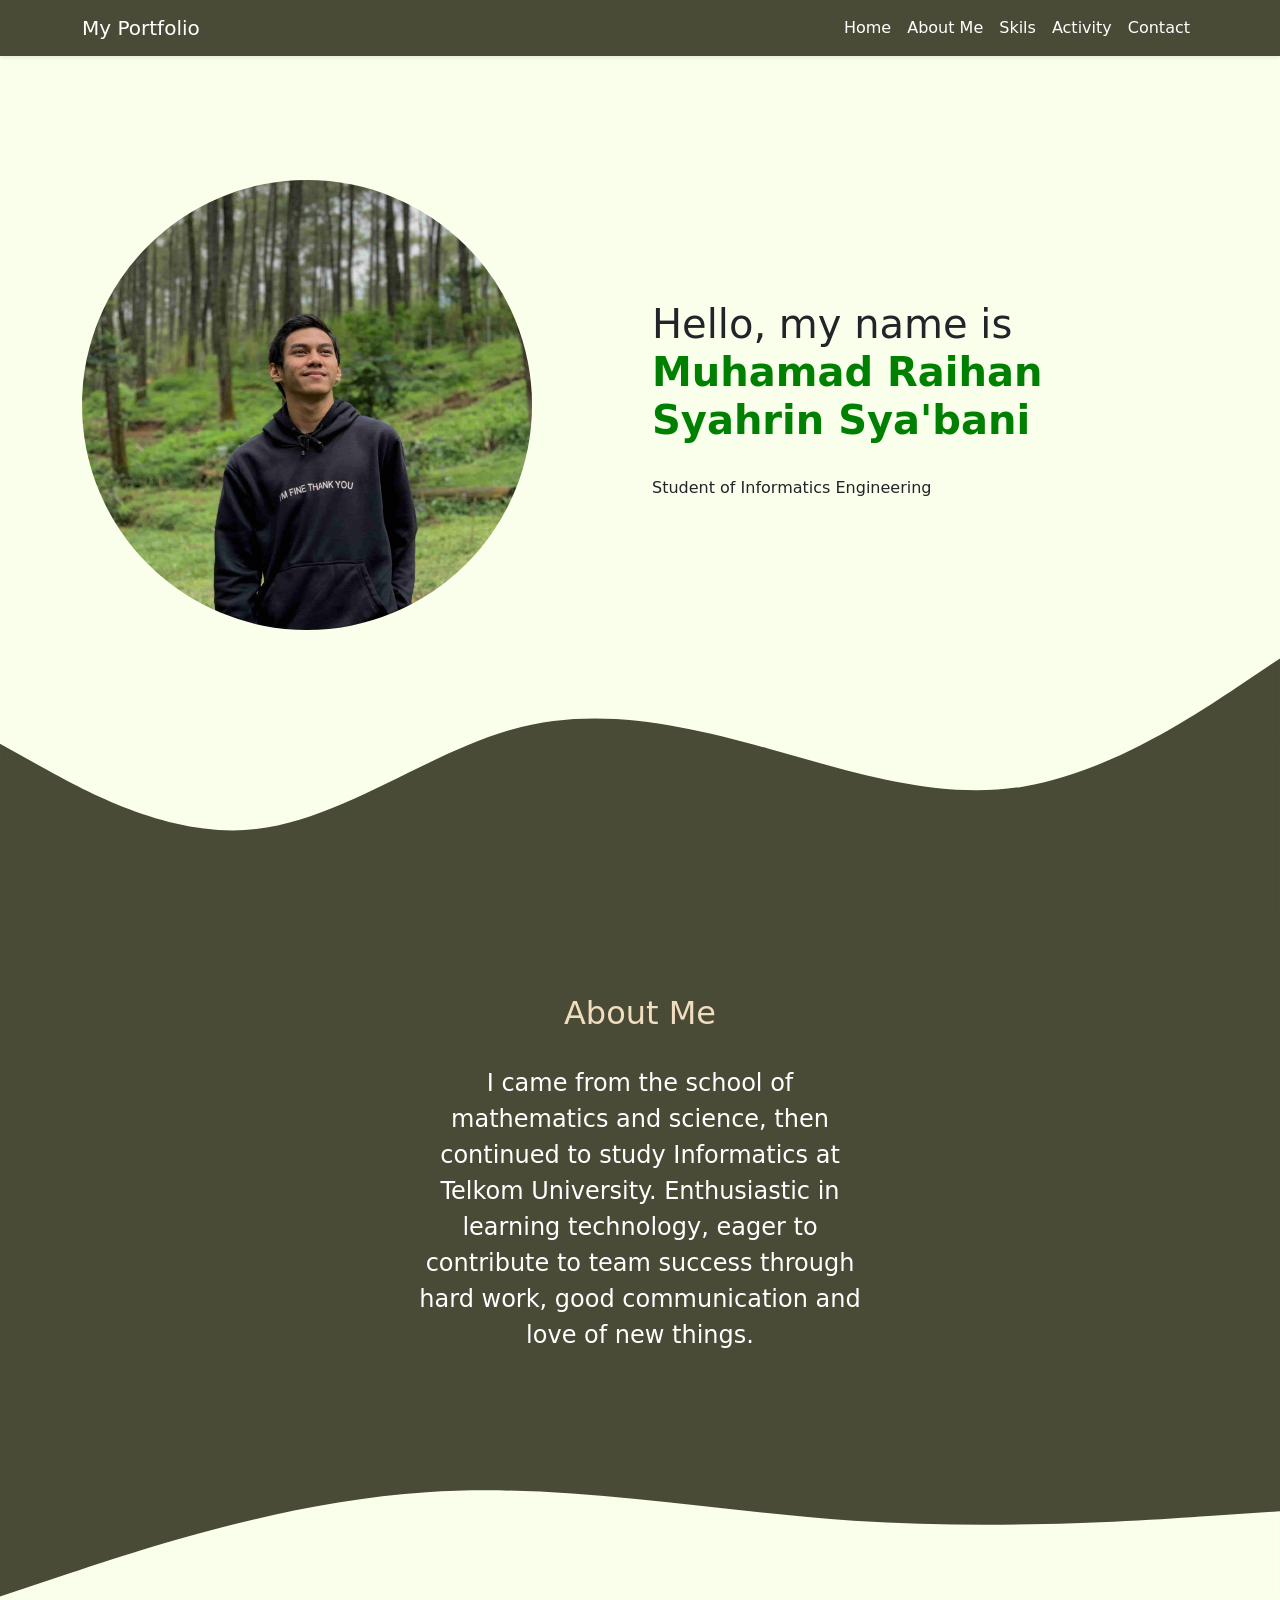
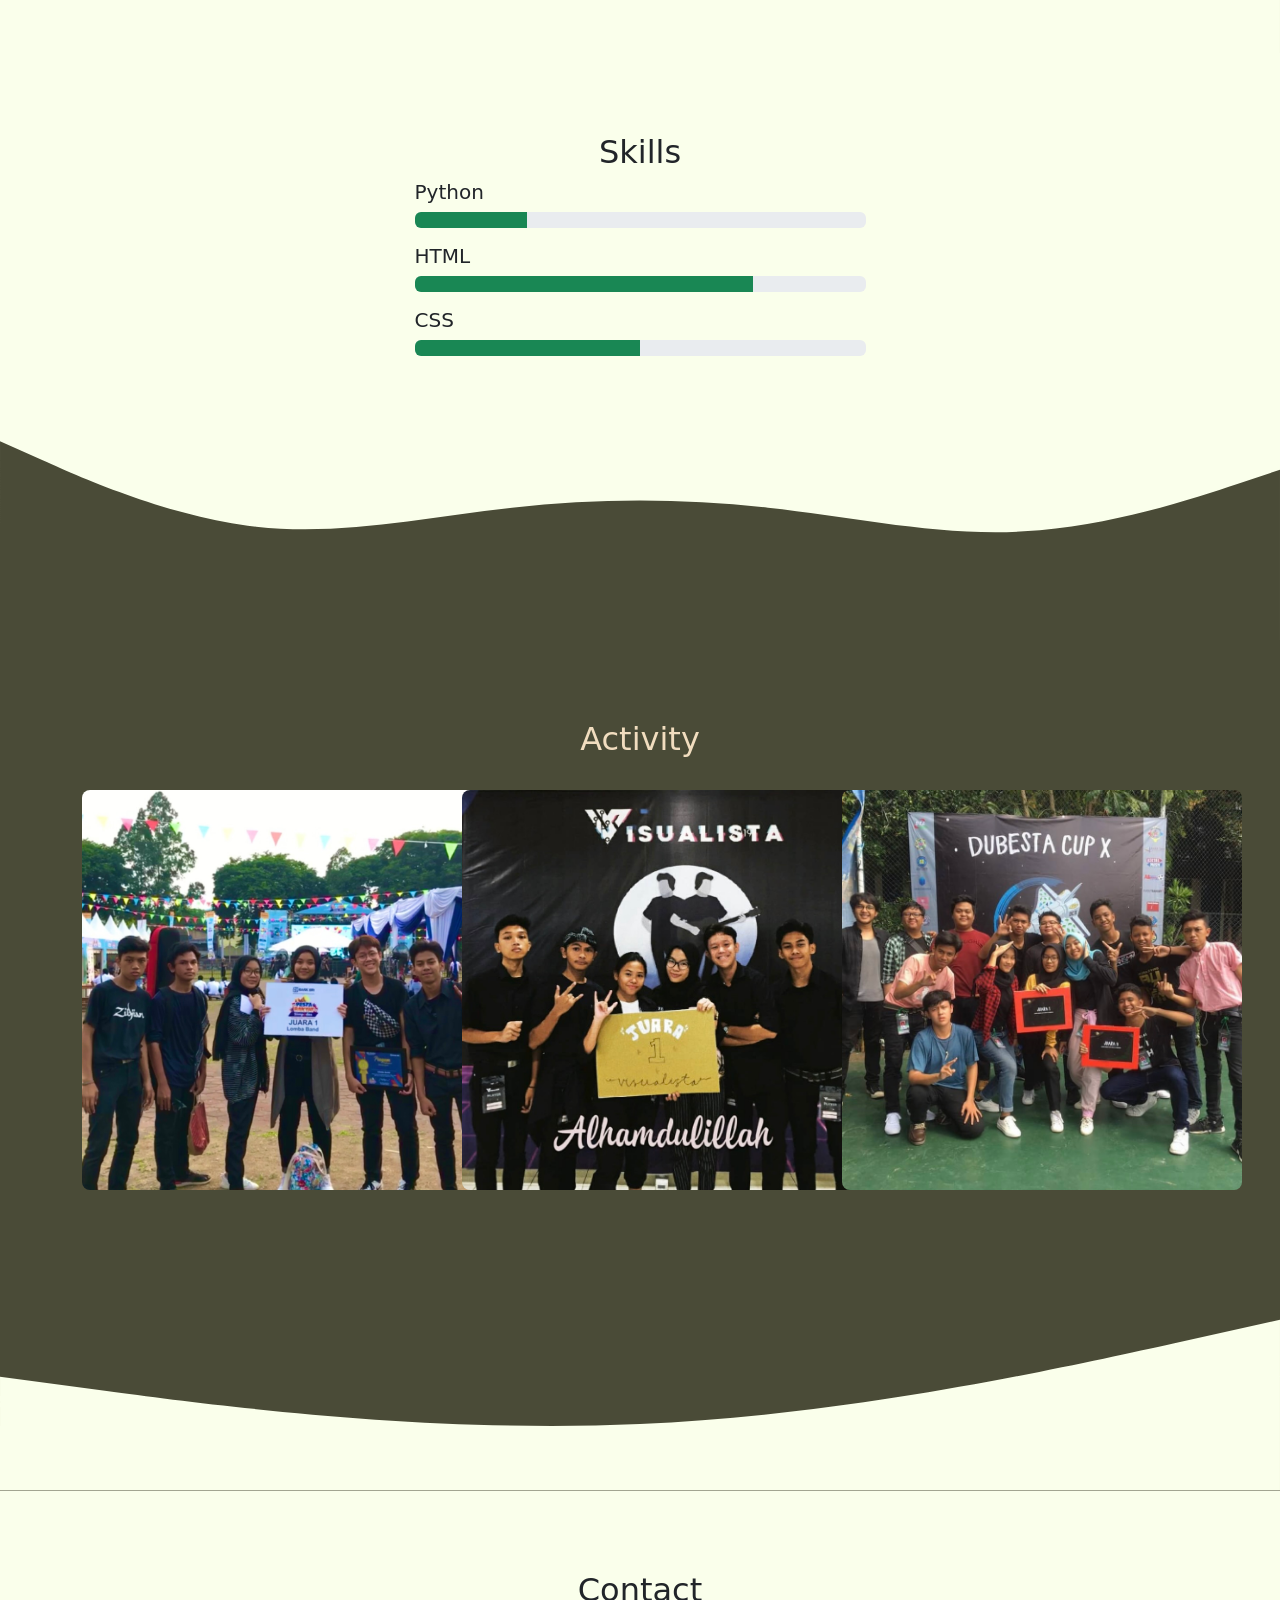
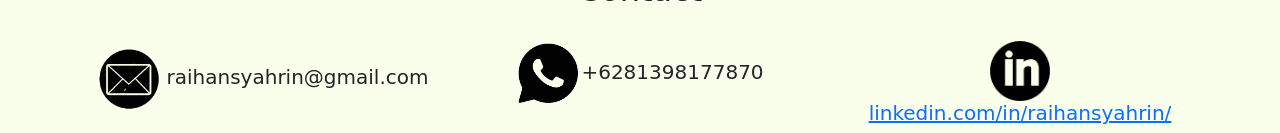
<file: Portfolio/index.html>
<!DOCTYPE html>
<html lang="en">
  <head>
    <meta charset="utf-8" />
    <meta name="viewport" content="width=device-width, initial-scale=1" />
    <link
      href="https://cdn.jsdelivr.net/npm/bootstrap@5.1.3/dist/css/bootstrap.min.css"
      rel="stylesheet"
      integrity="sha384-1BmE4kWBq78iYhFldvKuhfTAU6auU8tT94WrHftjDbrCEXSU1oBoqyl2QvZ6jIW3"
      crossorigin="anonymous"
    />
    <link rel="stylesheet" href="style.css" />
    <title>Hello, world!</title>
  </head>
  <body id="home">
    <header class="fixed-top">
      <nav class="navbar navbar-expand-lg fixed-top navbar-dark shadow-sm">
        <div class="container">
          <a class="navbar-brand" href="#">My Portfolio</a>
          <button
            class="navbar-toggler"
            type="button"
            data-bs-toggle="collapse"
            data-bs-target="#navbarNav"
            aria-controls="navbarNav"
            aria-expanded="false"
            aria-label="Toggle navigation"
          >
            <span class="navbar-toggler-icon"></span>
          </button>
          <div class="collapse navbar-collapse" id="navbarNav">
            <ul class="navbar-nav ms-auto">
              <li class="nav-item">
                <a class="nav-link active" aria-current="page" href="#home"
                  >Home</a
                >
              </li>
              <li class="nav-item">
                <a class="nav-link active" href="#about">About Me</a>
              </li>
              <li class="nav-item">
                <a class="nav-link active" href="#skills">Skils</a>
              </li>
              <li class="nav-item">
                <a class="nav-link active" href="#activity">Activity</a>
              </li>
              <li class="nav-item">
                <a class="nav-link active" href="#contact">Contact</a>
              </li>
            </ul>
          </div>
        </div>
      </nav>
    </header>

    <section>
      <div class="container-lg mx-auto">
        <div class="row justify-content-center">
          <div class="col-md-6">
            <div class="home-img">
              <img
                src="img/IMG_7208.jpg"
                alt="Foto Diri"
                width="450"
                class="img-fluid rounded-circle mw-100 mx-auto"
              />
            </div>
          </div>
          <div class="col-md-6">
            <div class="home-text">
              <h1>
                Hello, my name is
                <br />
                <span class="fw-bolder">Muhamad Raihan Syahrin Sya'bani</span>
              </h1>
              <br />
              <p>Student of Informatics Engineering</p>
            </div>
          </div>
        </div>
      </div>
      <svg xmlns="http://www.w3.org/2000/svg" viewBox="0 0 1440 320">
        <path
          fill="#4a4b37"
          fill-opacity="1"
          d="M0,128L48,154.7C96,181,192,235,288,224C384,213,480,139,576,112C672,85,768,107,864,133.3C960,160,1056,192,1152,176C1248,160,1344,96,1392,64L1440,32L1440,320L1392,320C1344,320,1248,320,1152,320C1056,320,960,320,864,320C768,320,672,320,576,320C480,320,384,320,288,320C192,320,96,320,48,320L0,320Z"
        ></path>
      </svg>
    </section>

    <section id="about">
      <div class="container-lg">
        <div class="row text-center fs-2">
          <div class="col">
            <h2 style="color: #f1ddbf">About Me</h2>
          </div>
        </div>
        <div class="row justify-content-center text-center pt-4 fs-4">
          <div class="col-5">
            <p style="color: #fff">
              I came from the school of mathematics and science, then continued
              to study Informatics at Telkom University. Enthusiastic in
              learning technology, eager to contribute to team success through
              hard work, good communication and love of new things.
            </p>
          </div>
        </div>
      </div>
      <svg xmlns="http://www.w3.org/2000/svg" viewBox="0 0 1440 320">
        <path
          fill="#faffeb"
          fill-opacity="1"
          d="M0,256L80,229.3C160,203,320,149,480,138.7C640,128,800,160,960,170.7C1120,181,1280,171,1360,165.3L1440,160L1440,320L1360,320C1280,320,1120,320,960,320C800,320,640,320,480,320C320,320,160,320,80,320L0,320Z"
        ></path>
      </svg>
    </section>

    <section id="skills">
      <div class="container">
        <div class="row justify-content-center text-center">
          <div class="col">
            <h2>Skills</h2>
          </div>
        </div>

        <div class="row justify-content-center text-start">
          <div class="col-5">
            <h5>Python</h5>
            <div class="progress">
              <div
                class="progress-bar w-25 bg-success"
                role="progressbar"
                aria-valuenow="75"
                aria-valuemin="0"
                aria-valuemax="100"
              ></div>
            </div>
          </div>
        </div>

        <div class="row justify-content-center text-start mt-3">
          <div class="col-5">
            <h5>HTML</h5>
            <div class="progress">
              <div
                class="progress-bar w-75 bg-success"
                role="progressbar"
                aria-valuenow="75"
                aria-valuemin="0"
                aria-valuemax="100"
              ></div>
            </div>
          </div>
        </div>

        <div class="row justify-content-center text-start mt-3">
          <div class="col-5">
            <h5>CSS</h5>
            <div class="progress">
              <div
                class="progress-bar w-50 bg-success"
                role="progressbar"
                aria-valuenow="75"
                aria-valuemin="0"
                aria-valuemax="100"
              ></div>
            </div>
          </div>
        </div>
      </div>
      <svg xmlns="http://www.w3.org/2000/svg" viewBox="0 0 1440 320">
        <path
          fill="#4a4b37"
          fill-opacity="1"
          d="M0,96L48,117.3C96,139,192,181,288,192C384,203,480,181,576,170.7C672,160,768,160,864,170.7C960,181,1056,203,1152,197.3C1248,192,1344,160,1392,144L1440,128L1440,320L1392,320C1344,320,1248,320,1152,320C1056,320,960,320,864,320C768,320,672,320,576,320C480,320,384,320,288,320C192,320,96,320,48,320L0,320Z"
        ></path>
      </svg>
    </section>

    <section id="activity">
      <div class="container">
        <div class="row justify-content-center text-center mb-4">
          <div class="col">
            <h2 style="color: #f1ddbf">Activity</h2>
          </div>
        </div>
        <div class="row justify-content-center">
          <div class="col-md-4 mb-3">
            <img
              src="img/square-foto/IMG_9876.jpeg"
              alt=""
              width="400"
              class="rounded-3"
            />
          </div>
          <div class="col-md-4 mb-3">
            <img
              src="img/square-foto/IMG_9877.jpg"
              alt=""
              width="400"
              class="rounded-3"
            />
          </div>
          <div class="col-md-4 mb-3">
            <img
              src="img/square-foto/IMG_9880.jpg"
              alt=""
              width="400"
              class="rounded-3"
            />
          </div>
        </div>
      </div>
      <svg xmlns="http://www.w3.org/2000/svg" viewBox="0 0 1440 320">
        <path
          fill="#faffeb"
          fill-opacity="1"
          d="M0,192L120,208C240,224,480,256,720,245.3C960,235,1200,181,1320,154.7L1440,128L1440,320L1320,320C1200,320,960,320,720,320C480,320,240,320,120,320L0,320Z"
        ></path>
      </svg>
    </section>

    <section id="contact">
      <div class="container">
        <div class="row justify-content-center text-center mb-4">
          <div class="col">
            <h2>Contact</h2>
          </div>
        </div>
        <div class="row justify-content-center text-center">
          <div class="col">
            <h5>
              <img
                src="img/logo-item/mail-removebg-preview (1).png"
                alt="logo-gmail"
                width="75"
              />raihansyahrin@gmail.com
            </h5>
          </div>
          <div class="col">
            <h5>
              <img
                src="img/logo-item/wa-removebg-preview.png"
                alt="logo-wa"
                width="65"
              />+6281398177870
            </h5>
          </div>
          <div class="col">
            <h5>
              <img
                src="img/logo-item/linkedin-removebg-preview.png"
                alt="logo-linkedin"
                width="60"
              />
              <a href="https://www.linkedin.com/in/raihansyahrin/">
                linkedin.com/in/raihansyahrin/
              </a>
            </h5>
          </div>
        </div>
      </div>
    </section>

    <!--
    <section class="jumbotron">
      <img src="img/IMG_7208.jpg" alt="Raihan Syahrin" width="400" />
      <h1 class="display-4">Hello, world!</h1>
      <p class="lead">
        This is a simple hero unit, a simple jumbotron-style component for
        calling extra attention to featured content or information.
      </p>
    </section>
    -->

    <script
      src="https://cdn.jsdelivr.net/npm/bootstrap@5.1.3/dist/js/bootstrap.bundle.min.js"
      integrity="sha384-ka7Sk0Gln4gmtz2MlQnikT1wXgYsOg+OMhuP+IlRH9sENBO0LRn5q+8nbTov4+1p"
      crossorigin="anonymous"
    ></script>
  </body>
</html>
</file>
<file: Portfolio/style.css>
body {
  background-color: #faffeb;
}
#home {
  padding-top: 100px;
}
span {
  color: green;
}
nav {
  background-color: #4a4b37;
}

section {
  padding-top: 5rem;
}
.home-text {
  padding-top: 120px;
}

#about {
  background-color: #4a4b37;
}

#activity {
  background-color: #4a4b37;
}
</file>
